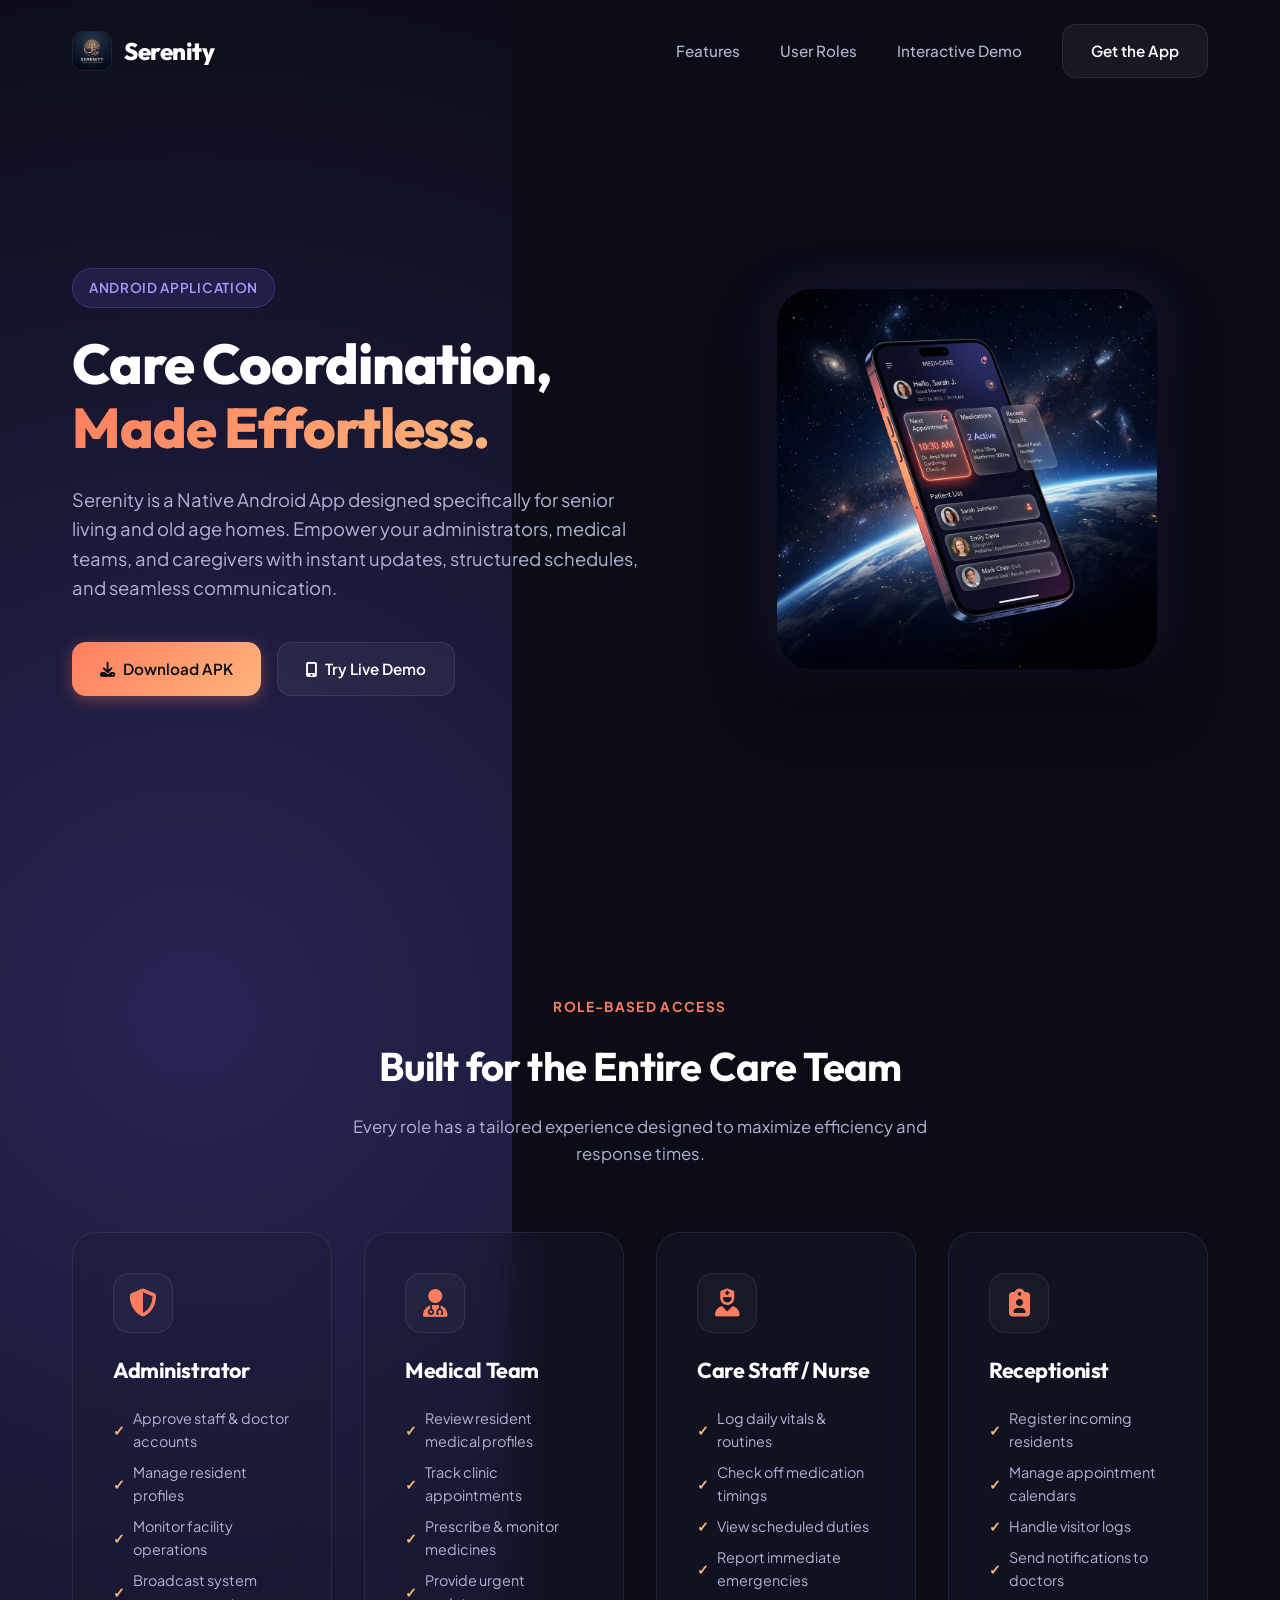
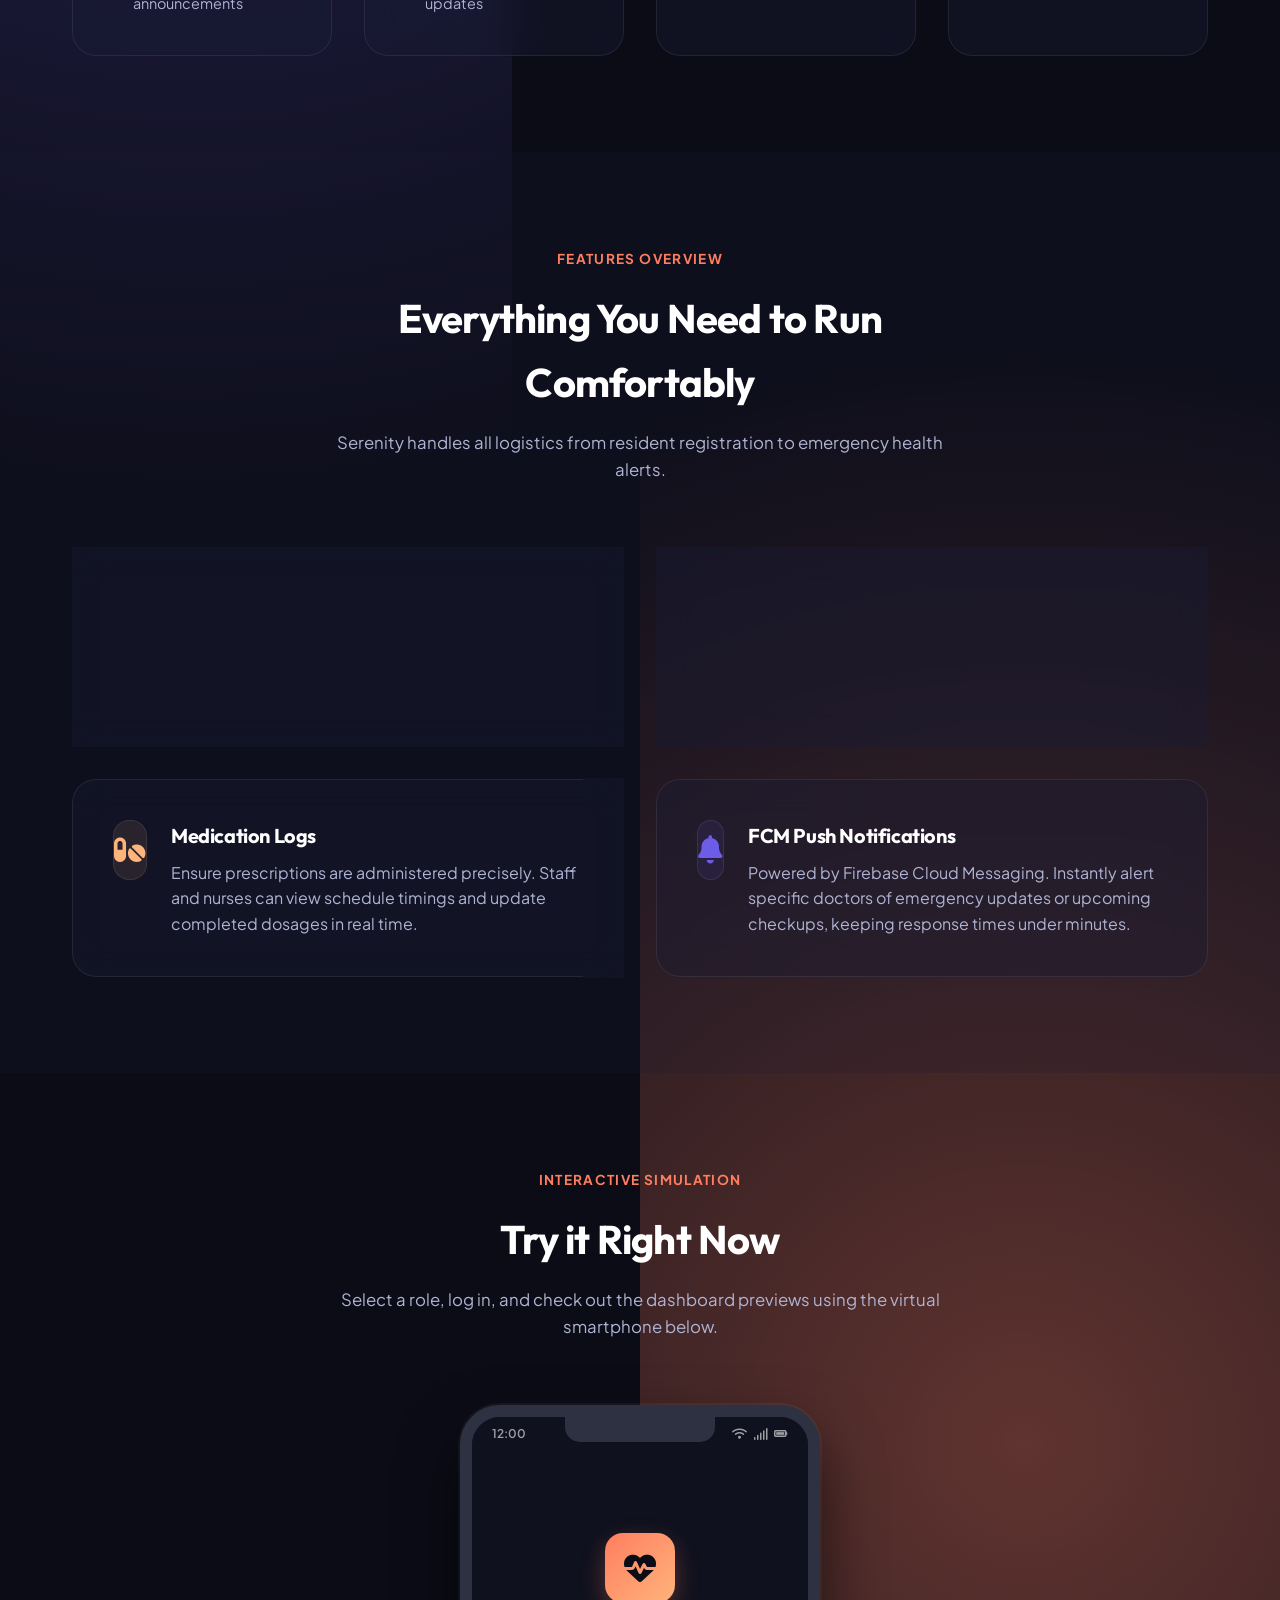
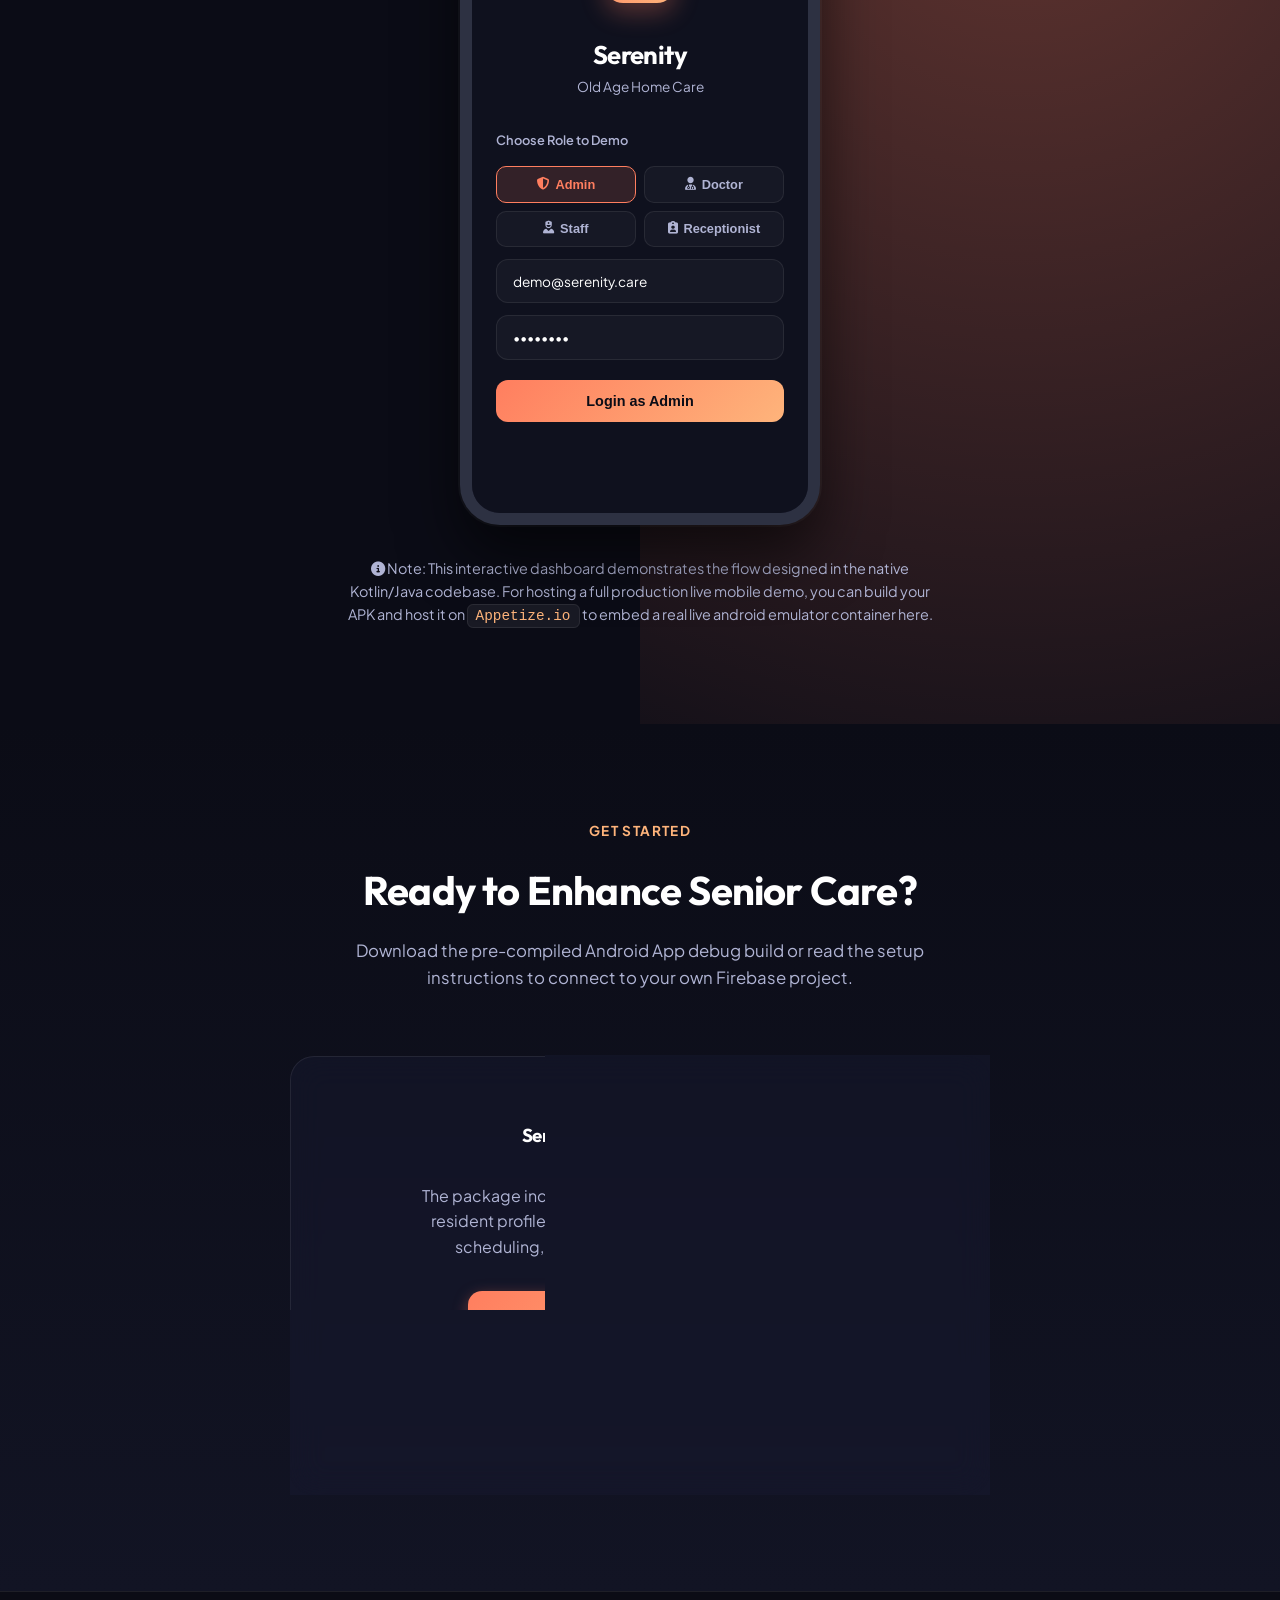
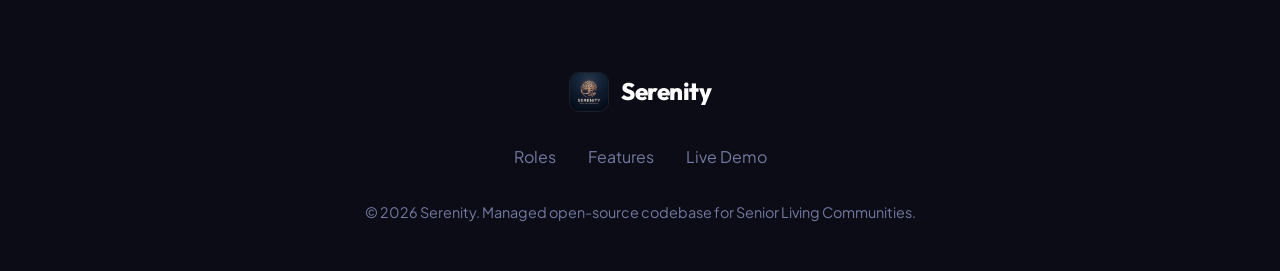
<file: index.html>
<!DOCTYPE html>
<html lang="en">

<head>
  <meta charset="UTF-8">
  <meta name="viewport" content="width=device-width, initial-scale=1.0">
  <title>Serenity - Premium Old Age Home Management App</title>
  <meta name="description"
    content="Serenity is a Native Android Application designed for seamless coordination and high-quality care in Senior Living communities.">
  <link rel="stylesheet" href="index.css">

  <!-- Add FontAwesome for icons -->
  <link rel="stylesheet" href="https://cdnjs.cloudflare.com/ajax/libs/font-awesome/6.4.0/css/all.min.css">

  <style>
    /* Inline Styles for the Interactive Phone Prototype */
    .phone-screen {
      width: 100%;
      height: 100%;
      background: #0f111e;
      color: #ffffff;
      font-family: var(--font-body);
      display: flex;
      flex-direction: column;
      position: relative;
      user-select: none;
      padding-top: 25px;
      /* Notch space */
    }

    .phone-status-bar {
      height: 24px;
      display: flex;
      justify-content: space-between;
      align-items: center;
      padding: 0 1.25rem;
      font-size: 0.75rem;
      color: rgba(255, 255, 255, 0.6);
      font-weight: 600;
      position: absolute;
      top: 5px;
      width: 100%;
      z-index: 101;
    }

    .status-icons {
      display: flex;
      gap: 6px;
      align-items: center;
    }

    .phone-content-area {
      flex: 1;
      display: flex;
      flex-direction: column;
      position: relative;
      overflow-y: auto;
      scrollbar-width: none;
      /* Hide scrollbar for Firefox */
    }

    .phone-content-area::-webkit-scrollbar {
      display: none;
      /* Hide scrollbar for Chrome/Safari */
    }

    /* Screen Styles */
    .screen {
      position: absolute;
      top: 0;
      left: 0;
      width: 100%;
      height: 100%;
      display: flex;
      flex-direction: column;
      padding: 1.5rem;
      opacity: 0;
      pointer-events: none;
      transition: opacity 0.3s ease, transform 0.3s ease;
      transform: scale(0.95);
    }

    .screen.active {
      opacity: 1;
      pointer-events: auto;
      transform: scale(1);
    }

    /* Screen 1: Welcome & Login */
    .screen-login {
      justify-content: center;
      align-items: center;
      gap: 2rem;
    }

    .phone-logo {
      width: 70px;
      height: 70px;
      border-radius: 18px;
      background: linear-gradient(135deg, var(--primary), var(--secondary));
      display: flex;
      justify-content: center;
      align-items: center;
      font-size: 2rem;
      color: #0b0c16;
      box-shadow: 0 10px 25px rgba(255, 126, 95, 0.3);
    }

    .phone-app-title {
      text-align: center;
    }

    .phone-app-title h4 {
      font-size: 1.6rem;
      color: var(--text-primary);
    }

    .phone-app-title p {
      font-size: 0.85rem;
      color: var(--text-secondary);
    }

    .login-form {
      width: 100%;
      display: flex;
      flex-direction: column;
      gap: 0.75rem;
    }

    .phone-input {
      width: 100%;
      padding: 0.8rem 1rem;
      border-radius: 12px;
      border: 1px solid rgba(255, 255, 255, 0.08);
      background: rgba(255, 255, 255, 0.03);
      color: white;
      font-size: 0.85rem;
      font-family: inherit;
    }

    .phone-input:focus {
      outline: none;
      border-color: var(--primary);
    }

    .role-select-title {
      font-size: 0.8rem;
      color: var(--text-secondary);
      margin-bottom: 0.25rem;
      font-weight: 600;
    }

    .role-buttons {
      display: grid;
      grid-template-columns: repeat(2, 1fr);
      gap: 0.5rem;
      width: 100%;
    }

    .btn-phone-role {
      padding: 0.6rem;
      border-radius: 10px;
      border: 1px solid rgba(255, 255, 255, 0.08);
      background: rgba(255, 255, 255, 0.03);
      color: var(--text-secondary);
      font-size: 0.8rem;
      font-weight: 600;
      cursor: pointer;
      transition: all 0.2s ease;
      display: flex;
      align-items: center;
      justify-content: center;
      gap: 0.35rem;
    }

    .btn-phone-role.selected {
      background: rgba(255, 126, 95, 0.15);
      border-color: var(--primary);
      color: var(--primary);
    }

    .btn-phone-submit {
      width: 100%;
      padding: 0.8rem;
      border-radius: 12px;
      background: linear-gradient(135deg, var(--primary), var(--secondary));
      color: #0b0c16;
      border: none;
      font-weight: 700;
      font-size: 0.9rem;
      cursor: pointer;
      transition: all 0.2s ease;
      margin-top: 0.5rem;
    }

    .btn-phone-submit:hover {
      filter: brightness(1.1);
    }

    /* Simulated Dashboard Layouts */
    .dashboard-header {
      display: flex;
      justify-content: space-between;
      align-items: center;
      margin-bottom: 1.5rem;
    }

    .user-info {
      display: flex;
      align-items: center;
      gap: 0.5rem;
    }

    .user-avatar {
      width: 35px;
      height: 35px;
      border-radius: 50%;
      background: var(--accent);
      display: flex;
      justify-content: center;
      align-items: center;
      font-weight: bold;
      font-size: 0.85rem;
    }

    .user-meta h5 {
      font-size: 0.9rem;
      font-weight: 700;
    }

    .user-meta p {
      font-size: 0.75rem;
      color: var(--text-muted);
    }

    .phone-back {
      font-size: 0.9rem;
      color: var(--text-secondary);
      cursor: pointer;
      display: flex;
      align-items: center;
      gap: 0.35rem;
      background: transparent;
      border: none;
      padding: 0.25rem 0;
    }

    .phone-back:hover {
      color: white;
    }

    .phone-card {
      background: rgba(255, 255, 255, 0.03);
      border: 1px solid rgba(255, 255, 255, 0.06);
      border-radius: 16px;
      padding: 1rem;
      margin-bottom: 1rem;
    }

    .phone-card-title {
      font-size: 0.85rem;
      color: var(--text-muted);
      text-transform: uppercase;
      letter-spacing: 0.05em;
      margin-bottom: 0.75rem;
      display: flex;
      justify-content: space-between;
      align-items: center;
    }

    .phone-grid-2 {
      display: grid;
      grid-template-columns: repeat(2, 1fr);
      gap: 0.75rem;
      margin-bottom: 1rem;
    }

    .phone-stat-box {
      background: rgba(255, 255, 255, 0.02);
      border: 1px solid rgba(255, 255, 255, 0.05);
      border-radius: 12px;
      padding: 0.75rem;
      text-align: center;
    }

    .phone-stat-val {
      font-size: 1.25rem;
      font-weight: 700;
      color: var(--primary);
    }

    .phone-stat-lbl {
      font-size: 0.7rem;
      color: var(--text-secondary);
    }

    /* Lists inside Phone */
    .phone-list {
      display: flex;
      flex-direction: column;
      gap: 0.5rem;
    }

    .phone-list-item {
      display: flex;
      justify-content: space-between;
      align-items: center;
      padding: 0.65rem 0.85rem;
      background: rgba(255, 255, 255, 0.02);
      border-radius: 10px;
      border: 1px solid rgba(255, 255, 255, 0.04);
    }

    .item-left {
      display: flex;
      align-items: center;
      gap: 0.5rem;
    }

    .item-icon {
      font-size: 0.95rem;
      color: var(--secondary);
    }

    .item-details h6 {
      font-size: 0.8rem;
      font-weight: 600;
    }

    .item-details p {
      font-size: 0.7rem;
      color: var(--text-muted);
    }

    .badge {
      font-size: 0.65rem;
      padding: 0.2rem 0.4rem;
      border-radius: 4px;
      font-weight: bold;
    }

    .badge-success {
      background: rgba(46, 204, 113, 0.2);
      color: #2ecc71;
    }

    .badge-warning {
      background: rgba(241, 196, 15, 0.2);
      color: #f1c40f;
    }

    .badge-info {
      background: rgba(52, 152, 219, 0.2);
      color: #3498db;
    }
  </style>
</head>

<body>

  <!-- Navigation Bar -->
  <nav class="navbar" id="navbar">
    <div class="container">
      <a href="#" class="logo-container">
        <img src="assets/logo.png" alt="Serenity Logo" class="logo-img">
        <span class="logo-text">Serenity</span>
      </a>
      <ul class="nav-links">
        <li><a href="#features" class="nav-link">Features</a></li>
        <li><a href="#roles" class="nav-link">User Roles</a></li>
        <li><a href="#demo" class="nav-link">Interactive Demo</a></li>
        <li><a href="#download" class="btn btn-secondary">Get the App</a></li>
      </ul>
    </div>
  </nav>

  <!-- Hero Section -->
  <header class="hero">
    <div class="container hero-grid">
      <div class="hero-content">
        <div class="hero-tag">Android Application</div>
        <h1 class="hero-title">Care Coordination, <br><span class="gradient-text">Made Effortless.</span></h1>
        <p class="hero-description">
          Serenity is a Native Android App designed specifically for senior living and old age homes.
          Empower your administrators, medical teams, and caregivers with instant updates, structured schedules, and
          seamless communication.
        </p>
        <div class="hero-actions">
          <a href="#download" class="btn btn-primary">
            <i class="fa-solid fa-download"></i> Download APK
          </a>
          <a href="#demo" class="btn btn-secondary">
            <i class="fa-solid fa-mobile-screen-button"></i> Try Live Demo
          </a>
        </div>
      </div>
      <div class="hero-visual">
        <div class="hero-img-wrapper">
          <img src="assets/hero.png" alt="Serenity Android App Showcase" class="hero-img">
          <div class="hero-glow-ring"></div>
        </div>
      </div>
    </div>
  </header>

  <!-- Roles Grid Section -->
  <section class="section" id="roles">
    <div class="container">
      <div class="section-header">
        <span class="section-tag">Role-Based Access</span>
        <h2 class="section-title">Built for the Entire Care Team</h2>
        <p class="section-desc">
          Every role has a tailored experience designed to maximize efficiency and response times.
        </p>
      </div>

      <div class="roles-grid">
        <!-- Card 1: Admin -->
        <div class="role-card glass-panel">
          <div class="role-icon">
            <i class="fa-solid fa-shield-halved"></i>
          </div>
          <h3 class="role-title">Administrator</h3>
          <ul class="role-features">
            <li>Approve staff & doctor accounts</li>
            <li>Manage resident profiles</li>
            <li>Monitor facility operations</li>
            <li>Broadcast system announcements</li>
          </ul>
        </div>

        <!-- Card 2: Doctor -->
        <div class="role-card glass-panel">
          <div class="role-icon">
            <i class="fa-solid fa-user-doctor"></i>
          </div>
          <h3 class="role-title">Medical Team</h3>
          <ul class="role-features">
            <li>Review resident medical profiles</li>
            <li>Track clinic appointments</li>
            <li>Prescribe & monitor medicines</li>
            <li>Provide urgent updates</li>
          </ul>
        </div>

        <!-- Card 3: Care Staff -->
        <div class="role-card glass-panel">
          <div class="role-icon">
            <i class="fa-solid fa-user-nurse"></i>
          </div>
          <h3 class="role-title">Care Staff / Nurse</h3>
          <ul class="role-features">
            <li>Log daily vitals & routines</li>
            <li>Check off medication timings</li>
            <li>View scheduled duties</li>
            <li>Report immediate emergencies</li>
          </ul>
        </div>

        <!-- Card 4: Receptionist -->
        <div class="role-card glass-panel">
          <div class="role-icon">
            <i class="fa-solid fa-clipboard-user"></i>
          </div>
          <h3 class="role-title">Receptionist</h3>
          <ul class="role-features">
            <li>Register incoming residents</li>
            <li>Manage appointment calendars</li>
            <li>Handle visitor logs</li>
            <li>Send notifications to doctors</li>
          </ul>
        </div>
      </div>
    </div>
  </section>

  <!-- Core Features Section -->
  <section class="section" id="features" style="background: rgba(26, 29, 54, 0.2);">
    <div class="container">
      <div class="section-header">
        <span class="section-tag">Features Overview</span>
        <h2 class="section-title">Everything You Need to Run Comfortably</h2>
        <p class="section-desc">
          Serenity handles all logistics from resident registration to emergency health alerts.
        </p>
      </div>

      <div class="features-grid">
        <!-- Feature 1 -->
        <div class="feature-item glass-panel">
          <div class="role-icon" style="background: rgba(108, 92, 231, 0.1); color: var(--accent);">
            <i class="fa-solid fa-users"></i>
          </div>
          <div class="feature-info">
            <h3 class="feature-title">Detailed Resident Directory</h3>
            <p>Maintain detailed profile histories, emergency contacts, room assignments, and doctor notes in one
              unified cloud database (Firebase Firestore).</p>
          </div>
        </div>

        <!-- Feature 2 -->
        <div class="feature-item glass-panel">
          <div class="role-icon" style="background: rgba(255, 126, 95, 0.1); color: var(--primary);">
            <i class="fa-solid fa-calendar-check"></i>
          </div>
          <div class="feature-info">
            <h3 class="feature-title">Appointment Scheduling</h3>
            <p>Receptionists can book checkups directly with doctors. Doctors receive live notification cards and
              schedule updates on their dashboards.</p>
          </div>
        </div>

        <!-- Feature 3 -->
        <div class="feature-item glass-panel">
          <div class="role-icon" style="background: rgba(254, 180, 123, 0.1); color: var(--secondary);">
            <i class="fa-solid fa-pills"></i>
          </div>
          <div class="feature-info">
            <h3 class="feature-title">Medication Logs</h3>
            <p>Ensure prescriptions are administered precisely. Staff and nurses can view schedule timings and update
              completed dosages in real time.</p>
          </div>
        </div>

        <!-- Feature 4 -->
        <div class="feature-item glass-panel">
          <div class="role-icon" style="background: rgba(108, 92, 231, 0.1); color: var(--accent);">
            <i class="fa-solid fa-bell"></i>
          </div>
          <div class="feature-info">
            <h3 class="feature-title">FCM Push Notifications</h3>
            <p>Powered by Firebase Cloud Messaging. Instantly alert specific doctors of emergency updates or upcoming
              checkups, keeping response times under minutes.</p>
          </div>
        </div>
      </div>
    </div>
  </section>

  <!-- Interactive Demo Section -->
  <section class="section" id="demo">
    <div class="container">
      <div class="section-header">
        <span class="section-tag">Interactive Simulation</span>
        <h2 class="section-title">Try it Right Now</h2>
        <p class="section-desc">
          Select a role, log in, and check out the dashboard previews using the virtual smartphone below.
        </p>
      </div>

      <div class="demo-showcase">
        <div class="phone-wrapper">
          <div class="phone-notch"></div>

          <div class="phone-screen">
            <!-- Simulated Android Top Bar -->
            <div class="phone-status-bar">
              <span>12:00</span>
              <div class="status-icons">
                <i class="fa-solid fa-wifi"></i>
                <i class="fa-solid fa-signal"></i>
                <i class="fa-solid fa-battery-full"></i>
              </div>
            </div>

            <!-- Content Area inside Phone -->
            <div class="phone-content-area">

              <!-- Screen 1: Login Screen -->
              <div class="screen screen-login active" id="screen-login">
                <div class="phone-logo">
                  <i class="fa-solid fa-heart-pulse"></i>
                </div>
                <div class="phone-app-title">
                  <h4>Serenity</h4>
                  <p>Old Age Home Care</p>
                </div>

                <div class="login-form">
                  <span class="role-select-title">Choose Role to Demo</span>
                  <div class="role-buttons">
                    <button class="btn-phone-role selected" data-role="admin">
                      <i class="fa-solid fa-shield-halved"></i> Admin
                    </button>
                    <button class="btn-phone-role" data-role="doctor">
                      <i class="fa-solid fa-user-doctor"></i> Doctor
                    </button>
                    <button class="btn-phone-role" data-role="staff">
                      <i class="fa-solid fa-user-nurse"></i> Staff
                    </button>
                    <button class="btn-phone-role" data-role="receptionist">
                      <i class="fa-solid fa-clipboard-user"></i> Receptionist
                    </button>
                  </div>

                  <input type="text" class="phone-input" placeholder="Email Address" value="demo@serenity.care"
                    disabled>
                  <input type="password" class="phone-input" placeholder="Password" value="••••••••" disabled>

                  <button class="btn-phone-submit" id="btn-login-submit">Login as Admin</button>
                </div>
              </div>

              <!-- Screen 2: Admin Dashboard -->
              <div class="screen" id="screen-admin">
                <div class="dashboard-header">
                  <div class="user-info">
                    <div class="user-avatar" style="background: var(--accent);">A</div>
                    <div class="user-meta">
                      <h5>Director Sarah</h5>
                      <p>System Administrator</p>
                    </div>
                  </div>
                  <button class="phone-back btn-logout"><i class="fa-solid fa-right-from-bracket"></i></button>
                </div>

                <div class="phone-grid-2">
                  <div class="phone-stat-box">
                    <div class="phone-stat-val">34</div>
                    <div class="phone-stat-lbl">Residents</div>
                  </div>
                  <div class="phone-stat-box">
                    <div class="phone-stat-val">12</div>
                    <div class="phone-stat-lbl">Active Staff</div>
                  </div>
                </div>

                <div class="phone-card">
                  <div class="phone-card-title">
                    <span>Pending Staff Approvals</span>
                    <span class="badge badge-warning">2 New</span>
                  </div>
                  <div class="phone-list">
                    <div class="phone-list-item">
                      <div class="item-left">
                        <i class="fa-solid fa-user-plus item-icon"></i>
                        <div class="item-details">
                          <h6>Dr. Alexander Lane</h6>
                          <p>Cardiology Expert</p>
                        </div>
                      </div>
                      <span class="badge badge-info">Approve</span>
                    </div>
                    <div class="phone-list-item">
                      <div class="item-left">
                        <i class="fa-solid fa-user-plus item-icon"></i>
                        <div class="item-details">
                          <h6>Nurse Lily Watson</h6>
                          <p>Morning Care Shift</p>
                        </div>
                      </div>
                      <span class="badge badge-info">Approve</span>
                    </div>
                  </div>
                </div>
              </div>

              <!-- Screen 3: Doctor Dashboard -->
              <div class="screen" id="screen-doctor">
                <div class="dashboard-header">
                  <div class="user-info">
                    <div class="user-avatar" style="background: #00b894;">D</div>
                    <div class="user-meta">
                      <h5>Dr. Neil Vance</h5>
                      <p>Senior physician</p>
                    </div>
                  </div>
                  <button class="phone-back btn-logout"><i class="fa-solid fa-right-from-bracket"></i></button>
                </div>

                <div class="phone-grid-2">
                  <div class="phone-stat-box">
                    <div class="phone-stat-val">4</div>
                    <div class="phone-stat-lbl">Today's Visits</div>
                  </div>
                  <div class="phone-stat-box">
                    <div class="phone-stat-val">2</div>
                    <div class="phone-stat-lbl">Urgent Cases</div>
                  </div>
                </div>

                <div class="phone-card">
                  <div class="phone-card-title">
                    <span>Today's Checkups</span>
                  </div>
                  <div class="phone-list">
                    <div class="phone-list-item">
                      <div class="item-left">
                        <i class="fa-solid fa-clock item-icon"></i>
                        <div class="item-details">
                          <h6>Edward Miller (Room 102)</h6>
                          <p>12:30 PM - Regular Checkup</p>
                        </div>
                      </div>
                    </div>
                    <div class="phone-list-item">
                      <div class="item-left">
                        <i class="fa-solid fa-triangle-exclamation item-icon" style="color: #e74c3c;"></i>
                        <div class="item-details">
                          <h6>Martha Rose (Room 205)</h6>
                          <p>02:15 PM - High BP Alert</p>
                        </div>
                      </div>
                    </div>
                  </div>
                </div>
              </div>

              <!-- Screen 4: Staff Dashboard -->
              <div class="screen" id="screen-staff">
                <div class="dashboard-header">
                  <div class="user-info">
                    <div class="user-avatar" style="background: #e17055;">N</div>
                    <div class="user-meta">
                      <h5>Nurse Nancy</h5>
                      <p>Day Shift Crew</p>
                    </div>
                  </div>
                  <button class="phone-back btn-logout"><i class="fa-solid fa-right-from-bracket"></i></button>
                </div>

                <div class="phone-card">
                  <div class="phone-card-title">
                    <span>Resident Vitals Tasklist</span>
                  </div>
                  <div class="phone-list">
                    <div class="phone-list-item">
                      <div class="item-left">
                        <i class="fa-solid fa-heart-pulse item-icon"></i>
                        <div class="item-details">
                          <h6>Check BP - Edward Miller</h6>
                          <p>Due: 10:00 AM</p>
                        </div>
                      </div>
                      <span class="badge badge-success">Done</span>
                    </div>
                    <div class="phone-list-item">
                      <div class="item-left">
                        <i class="fa-solid fa-pills item-icon"></i>
                        <div class="item-details">
                          <h6>Insulin - Martha Rose</h6>
                          <p>Due: 01:00 PM</p>
                        </div>
                      </div>
                      <span class="badge badge-warning">Pending</span>
                    </div>
                  </div>
                </div>
              </div>

              <!-- Screen 5: Receptionist Dashboard -->
              <div class="screen" id="screen-receptionist">
                <div class="dashboard-header">
                  <div class="user-info">
                    <div class="user-avatar" style="background: var(--primary);">R</div>
                    <div class="user-meta">
                      <h5>Clerk Jacob</h5>
                      <p>Receptionist</p>
                    </div>
                  </div>
                  <button class="phone-back btn-logout"><i class="fa-solid fa-right-from-bracket"></i></button>
                </div>

                <div class="phone-card">
                  <div class="phone-card-title">
                    <span>Actions</span>
                  </div>
                  <div class="phone-list">
                    <div class="phone-list-item" style="cursor: pointer; hover: opacity 0.8;">
                      <div class="item-left">
                        <i class="fa-solid fa-user-plus item-icon"></i>
                        <div class="item-details">
                          <h6>Add New Resident</h6>
                          <p>Register records and assign rooms</p>
                        </div>
                      </div>
                    </div>
                    <div class="phone-list-item" style="cursor: pointer;">
                      <div class="item-left">
                        <i class="fa-solid fa-calendar-plus item-icon"></i>
                        <div class="item-details">
                          <h6>Book Appointment</h6>
                          <p>Schedule doctor consultation</p>
                        </div>
                      </div>
                    </div>
                  </div>
                </div>
              </div>

            </div>
          </div>
        </div>
      </div>

      <div class="demo-instructions">
        <p><i class="fa-solid fa-circle-info"></i> Note: This interactive dashboard demonstrates the flow designed in
          the native Kotlin/Java codebase. For hosting a full production live mobile demo, you can build your APK and
          host it on <code>Appetize.io</code> to embed a real live android emulator container here.</p>
      </div>
    </div>
  </section>

  <!-- Download & Repo Details -->
  <section class="section" id="download"
    style="background: linear-gradient(180deg, var(--bg-primary) 0%, #121424 100%);">
    <div class="container" style="text-align: center;">
      <div class="section-header">
        <span class="section-tag" style="color: var(--secondary);">Get Started</span>
        <h2 class="section-title">Ready to Enhance Senior Care?</h2>
        <p class="section-desc">
          Download the pre-compiled Android App debug build or read the setup instructions to connect to your own
          Firebase project.
        </p>
      </div>

      <div class="glass-panel"
        style="max-width: 700px; margin: 0 auto; padding: 4rem 2rem; display: flex; flex-direction: column; gap: 2rem; align-items: center;">
        <h3>Serenity Haven Android APK</h3>
        <p style="max-width: 500px; margin: 0 auto;">
          The package includes the full user role dashboard system, resident profiles, medical record listings,
          appointments scheduling, and Firebase notification integration.
        </p>
        <div style="display: flex; gap: 1rem; flex-wrap: wrap; justify-content: center;">
          <a href="assets/serenity-haven.apk" download class="btn btn-primary"
            style="font-size: 1.1rem; padding: 1rem 2rem;">
            <i class="fa-solid fa-download"></i> Download Serenity Haven APK
          </a>
          <a href="https://github.com/cimilcharly/Serenity-Haven" target="_blank" class="btn btn-secondary"
            style="font-size: 1.1rem; padding: 1rem 2rem;">
            <i class="fa-brands fa-github"></i> View GitHub Repository
          </a>
        </div>
      </div>
    </div>
  </section>

  <!-- Footer -->
  <footer class="footer">
    <div class="container footer-content">
      <a href="#" class="logo-container">
        <img src="assets/logo.png" alt="Serenity Logo" class="logo-img">
        <span class="logo-text">Serenity</span>
      </a>
      <ul class="footer-nav">
        <li><a href="#roles">Roles</a></li>
        <li><a href="#features">Features</a></li>
        <li><a href="#demo">Live Demo</a></li>
      </ul>
      <p class="footer-copyright">
        &copy; 2026 Serenity. Managed open-source codebase for Senior Living Communities.
      </p>
    </div>
  </footer>

  <!-- Interactive Script -->
  <script>
    // Shrink Navbar on Scroll
    window.addEventListener('scroll', () => {
      const navbar = document.getElementById('navbar');
      if (window.scrollY > 50) {
        navbar.classList.add('scrolled');
      } else {
        navbar.classList.remove('scrolled');
      }
    });

    // Interactive Emulator Logic
    const roleButtons = document.querySelectorAll('.btn-phone-role');
    const submitBtn = document.getElementById('btn-login-submit');
    const loginScreen = document.getElementById('screen-login');
    const logoutBtns = document.querySelectorAll('.btn-logout');

    let selectedRole = 'admin';

    // Handle Role Selection
    roleButtons.forEach(btn => {
      btn.addEventListener('click', () => {
        roleButtons.forEach(b => b.classList.remove('selected'));
        btn.classList.add('selected');
        selectedRole = btn.getAttribute('data-role');

        // Update Submit Button Text
        const capitalizedRole = selectedRole.charAt(0).toUpperCase() + selectedRole.slice(1);
        submitBtn.textContent = `Login as ${capitalizedRole}`;
      });
    });

    // Handle Login Submit
    submitBtn.addEventListener('click', () => {
      // Hide Login Screen
      loginScreen.classList.remove('active');

      // Show Target Dashboard Screen
      const targetScreen = document.getElementById(`screen-${selectedRole}`);
      if (targetScreen) {
        targetScreen.classList.add('active');
      }
    });

    // Handle Logout / Back Buttons
    logoutBtns.forEach(btn => {
      btn.addEventListener('click', () => {
        // Hide all dashboard screens
        document.querySelectorAll('.screen').forEach(screen => {
          screen.classList.remove('active');
        });

        // Show Login Screen
        loginScreen.classList.add('active');
      });
    });
  </script>
</body>

</html>
</file>
<file: index.css>
@import url('https://fonts.googleapis.com/css2?family=Outfit:wght@300;400;500;600;700;800&family=Plus+Jakarta+Sans:wght@300;400;500;600;700;800&display=swap');

:root {
  /* Color Palette */
  --bg-primary: #0b0c16;
  --bg-secondary: #121424;
  --bg-card: rgba(26, 29, 54, 0.4);
  --bg-card-hover: rgba(36, 40, 74, 0.6);
  
  --primary: #ff7e5f;
  --primary-glow: rgba(255, 126, 95, 0.35);
  --secondary: #feb47b;
  --accent: #6c5ce7;
  --accent-glow: rgba(108, 92, 231, 0.3);
  
  --text-primary: #ffffff;
  --text-secondary: #b0b4d4;
  --text-muted: #7479a3;
  
  --border-glass: rgba(255, 255, 255, 0.08);
  --border-glass-active: rgba(255, 255, 255, 0.18);
  
  /* Fonts */
  --font-heading: 'Outfit', sans-serif;
  --font-body: 'Plus Jakarta Sans', sans-serif;
  
  /* Transitions */
  --transition-smooth: all 0.4s cubic-bezier(0.16, 1, 0.3, 1);
}

/* Reset */
* {
  margin: 0;
  padding: 0;
  box-sizing: border-box;
}

html {
  scroll-behavior: smooth;
}

body {
  background-color: var(--bg-primary);
  color: var(--text-primary);
  font-family: var(--font-body);
  line-height: 1.6;
  overflow-x: hidden;
  position: relative;
}

/* Background Gradients & Ambient Lights */
body::before {
  content: '';
  position: absolute;
  top: -10%;
  left: -10%;
  width: 50%;
  height: 60%;
  background: radial-gradient(circle, var(--accent-glow) 0%, transparent 70%);
  z-index: -1;
  pointer-events: none;
}

body::after {
  content: '';
  position: absolute;
  bottom: 10%;
  right: -10%;
  width: 60%;
  height: 60%;
  background: radial-gradient(circle, var(--primary-glow) 0%, transparent 70%);
  z-index: -1;
  pointer-events: none;
}

/* Typography */
h1, h2, h3, h4 {
  font-family: var(--font-heading);
  font-weight: 700;
  letter-spacing: -0.02em;
}

p {
  color: var(--text-secondary);
}

/* Common Components */
.container {
  max-width: 1200px;
  margin: 0 auto;
  padding: 0 2rem;
}

.gradient-text {
  background: linear-gradient(135deg, var(--primary) 0%, var(--secondary) 100%);
  -webkit-background-clip: text;
  -webkit-text-fill-color: transparent;
}

.glass-panel {
  background: var(--bg-card);
  backdrop-filter: blur(16px);
  -webkit-backdrop-filter: blur(16px);
  border: 1px solid var(--border-glass);
  border-radius: 24px;
  transition: var(--transition-smooth);
}

.glass-panel:hover {
  border-color: var(--border-glass-active);
  background: var(--bg-card-hover);
  transform: translateY(-5px);
  box-shadow: 0 20px 40px rgba(0, 0, 0, 0.3);
}

/* Navigation Bar */
.navbar {
  position: fixed;
  top: 0;
  left: 0;
  width: 100%;
  z-index: 1000;
  padding: 1.5rem 0;
  transition: var(--transition-smooth);
}

.navbar.scrolled {
  padding: 1rem 0;
  background: rgba(11, 12, 22, 0.85);
  backdrop-filter: blur(12px);
  -webkit-backdrop-filter: blur(12px);
  border-bottom: 1px solid var(--border-glass);
}

.navbar .container {
  display: flex;
  justify-content: space-between;
  align-items: center;
}

.logo-container {
  display: flex;
  align-items: center;
  gap: 0.75rem;
  text-decoration: none;
}

.logo-img {
  width: 40px;
  height: 40px;
  border-radius: 10px;
  object-fit: cover;
  border: 1px solid var(--border-glass);
}

.logo-text {
  font-family: var(--font-heading);
  font-size: 1.5rem;
  font-weight: 800;
  color: var(--text-primary);
  letter-spacing: -0.5px;
}

.nav-links {
  display: flex;
  gap: 2.5rem;
  list-style: none;
  align-items: center;
}

.nav-link {
  color: var(--text-secondary);
  text-decoration: none;
  font-weight: 500;
  font-size: 0.95rem;
  transition: var(--transition-smooth);
  position: relative;
}

.nav-link:hover {
  color: var(--text-primary);
}

.nav-link::after {
  content: '';
  position: absolute;
  bottom: -4px;
  left: 0;
  width: 0;
  height: 2px;
  background: linear-gradient(90deg, var(--primary), var(--secondary));
  transition: var(--transition-smooth);
}

.nav-link:hover::after {
  width: 100%;
}

/* Buttons */
.btn {
  display: inline-flex;
  align-items: center;
  gap: 0.5rem;
  padding: 0.85rem 1.75rem;
  border-radius: 14px;
  font-family: var(--font-body);
  font-weight: 600;
  font-size: 0.95rem;
  text-decoration: none;
  cursor: pointer;
  transition: var(--transition-smooth);
}

.btn-primary {
  background: linear-gradient(135deg, var(--primary) 0%, var(--secondary) 100%);
  color: #0b0c16;
  box-shadow: 0 4px 15px var(--primary-glow);
  border: none;
}

.btn-primary:hover {
  transform: translateY(-2px);
  box-shadow: 0 8px 25px var(--primary-glow);
  filter: brightness(1.1);
}

.btn-secondary {
  background: rgba(255, 255, 255, 0.05);
  color: var(--text-primary);
  border: 1px solid var(--border-glass);
}

.btn-secondary:hover {
  background: rgba(255, 255, 255, 0.1);
  border-color: var(--border-glass-active);
  transform: translateY(-2px);
}

/* Hero Section */
.hero {
  padding: 10rem 0 6rem 0;
  display: flex;
  align-items: center;
  min-height: 100vh;
  position: relative;
}

.hero-grid {
  display: grid;
  grid-template-columns: 1.1fr 0.9fr;
  gap: 4rem;
  align-items: center;
}

.hero-content {
  display: flex;
  flex-direction: column;
  gap: 1.5rem;
}

.hero-tag {
  display: inline-flex;
  align-self: flex-start;
  padding: 0.5rem 1rem;
  background: rgba(108, 92, 231, 0.15);
  border: 1px solid rgba(108, 92, 231, 0.3);
  border-radius: 30px;
  font-size: 0.85rem;
  font-weight: 600;
  color: #a29bfe;
  letter-spacing: 0.05em;
  text-transform: uppercase;
}

.hero-title {
  font-size: 3.5rem;
  line-height: 1.15;
  font-weight: 800;
}

.hero-description {
  font-size: 1.15rem;
  color: var(--text-secondary);
  margin-bottom: 1rem;
}

.hero-actions {
  display: flex;
  gap: 1rem;
}

/* Hero Image & Animation */
.hero-visual {
  position: relative;
  display: flex;
  justify-content: center;
  align-items: center;
}

.hero-img-wrapper {
  position: relative;
  width: 100%;
  max-width: 380px;
  animation: float 6s ease-in-out infinite;
}

.hero-img {
  width: 100%;
  height: auto;
  border-radius: 36px;
  box-shadow: 0 30px 60px rgba(0, 0, 0, 0.5), 
              0 0 50px rgba(108, 92, 231, 0.2);
}

.hero-glow-ring {
  position: absolute;
  top: 50%;
  left: 50%;
  transform: translate(-50%, -50%);
  width: 120%;
  height: 120%;
  background: radial-gradient(circle, rgba(108, 92, 231, 0.15) 0%, transparent 65%);
  z-index: -1;
  pointer-events: none;
}

/* Roles Section */
.section {
  padding: 6rem 0;
  position: relative;
}

.section-header {
  text-align: center;
  max-width: 650px;
  margin: 0 auto 4rem auto;
  display: flex;
  flex-direction: column;
  gap: 1rem;
}

.section-tag {
  font-size: 0.85rem;
  font-weight: 700;
  text-transform: uppercase;
  letter-spacing: 0.1em;
  color: var(--primary);
}

.section-title {
  font-size: 2.5rem;
}

.section-desc {
  font-size: 1.05rem;
  color: var(--text-secondary);
}

.roles-grid {
  display: grid;
  grid-template-columns: repeat(auto-fit, minmax(250px, 1fr));
  gap: 2rem;
}

.role-card {
  padding: 2.5rem;
  text-align: left;
  display: flex;
  flex-direction: column;
  gap: 1.25rem;
}

.role-icon {
  width: 60px;
  height: 60px;
  border-radius: 16px;
  background: rgba(255, 255, 255, 0.03);
  border: 1px solid var(--border-glass);
  display: flex;
  justify-content: center;
  align-items: center;
  font-size: 1.75rem;
  color: var(--primary);
  transition: var(--transition-smooth);
}

.role-card:hover .role-icon {
  background: linear-gradient(135deg, var(--primary) 0%, var(--secondary) 100%);
  color: #0b0c16;
  border-color: transparent;
  transform: scale(1.1) rotate(5deg);
}

.role-title {
  font-size: 1.35rem;
  font-weight: 700;
}

.role-features {
  list-style: none;
  display: flex;
  flex-direction: column;
  gap: 0.5rem;
}

.role-features li {
  font-size: 0.9rem;
  color: var(--text-secondary);
  display: flex;
  align-items: center;
  gap: 0.5rem;
}

.role-features li::before {
  content: '✓';
  color: var(--secondary);
  font-weight: bold;
}

/* Features Grid Section */
.features-grid {
  display: grid;
  grid-template-columns: repeat(2, 1fr);
  gap: 2rem;
}

.feature-item {
  padding: 2.5rem;
  display: flex;
  gap: 1.5rem;
  align-items: flex-start;
}

.feature-info {
  display: flex;
  flex-direction: column;
  gap: 0.5rem;
}

.feature-title {
  font-size: 1.25rem;
  color: var(--text-primary);
}

/* Interactive Demo Section */
.demo-showcase {
  display: flex;
  justify-content: center;
  align-items: center;
  margin-top: 2rem;
}

.phone-wrapper {
  width: 100%;
  max-width: 360px;
  height: 720px;
  border-radius: 40px;
  border: 12px solid #2d3142;
  box-shadow: 0 30px 60px rgba(0, 0, 0, 0.6), 
              0 0 0 2px rgba(255, 255, 255, 0.05);
  background: #1c1e2f;
  overflow: hidden;
  position: relative;
}

.phone-notch {
  width: 150px;
  height: 25px;
  background: #2d3142;
  position: absolute;
  top: 0;
  left: 50%;
  transform: translateX(-50%);
  border-bottom-left-radius: 15px;
  border-bottom-right-radius: 15px;
  z-index: 100;
}

.phone-iframe {
  width: 100%;
  height: 100%;
  border: none;
}

.demo-instructions {
  max-width: 600px;
  margin: 2rem auto 0 auto;
  text-align: center;
  color: var(--text-secondary);
  font-size: 0.9rem;
}

.demo-instructions code {
  background: rgba(255, 255, 255, 0.06);
  padding: 0.2rem 0.5rem;
  border-radius: 6px;
  border: 1px solid var(--border-glass);
  color: var(--secondary);
}

/* Footer Section */
.footer {
  padding: 5rem 0 3rem 0;
  border-top: 1px solid var(--border-glass);
  background: rgba(11, 12, 22, 0.95);
  text-align: center;
}

.footer-content {
  display: flex;
  flex-direction: column;
  align-items: center;
  gap: 2rem;
}

.footer-nav {
  display: flex;
  gap: 2rem;
  list-style: none;
}

.footer-nav a {
  color: var(--text-muted);
  text-decoration: none;
  transition: var(--transition-smooth);
}

.footer-nav a:hover {
  color: var(--text-primary);
}

.footer-copyright {
  color: var(--text-muted);
  font-size: 0.9rem;
}

/* Animations */
@keyframes float {
  0% {
    transform: translateY(0px) rotate(0deg);
  }
  50% {
    transform: translateY(-15px) rotate(1deg);
  }
  100% {
    transform: translateY(0px) rotate(0deg);
  }
}

/* Responsive adjustments */
@media (max-width: 992px) {
  .hero-grid {
    grid-template-columns: 1fr;
    text-align: center;
    gap: 3rem;
  }
  .hero-tag {
    align-self: center;
  }
  .hero-actions {
    justify-content: center;
  }
  .hero-visual {
    order: -1;
  }
  .features-grid {
    grid-template-columns: 1fr;
  }
}

@media (max-width: 768px) {
  .navbar .btn {
    display: none;
  }
  .nav-links {
    gap: 1.5rem;
  }
  .hero-title {
    font-size: 2.75rem;
  }
}
</file>
